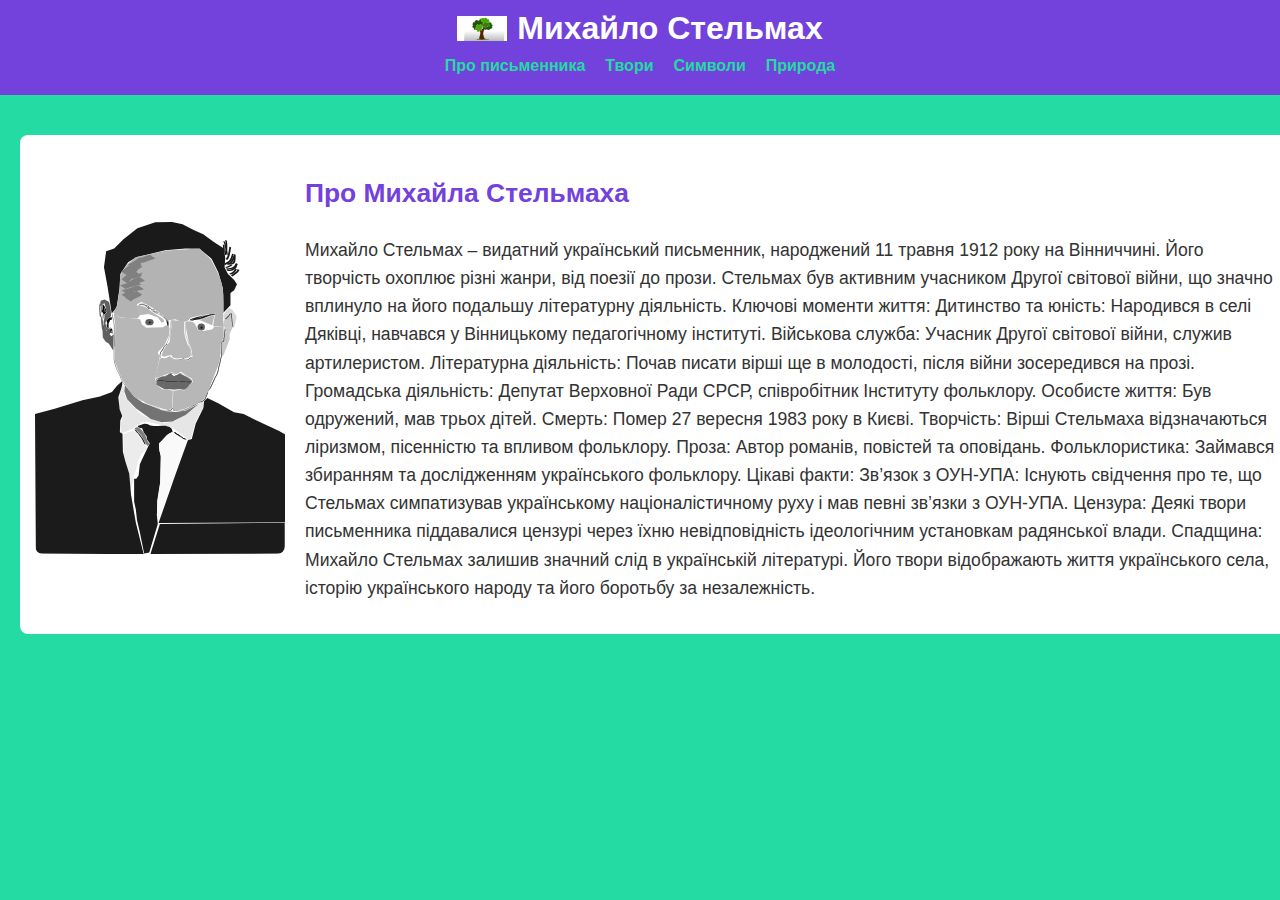
<file: index.html>
<!DOCTYPE html>
<html lang="uk">
<head>
    <meta charset="UTF-8">
    <meta name="viewport" content="width=device-width, initial-scale=1.0">
    <title>Михайло Стельмах - Біографія</title>
    <link rel="stylesheet" href="styles.css">
</head>
<body>
    <header>
        <div class="logo-container">
            <img src="зображення/1-11_1621174075-scaled.svg" alt="Логотип сайту" class="logo">
            <h1>Михайло Стельмах</h1>
        </div>
        <nav>
            <a href="index.html">Про письменника</a>
            <a href="works.html">Твори</a>
            <a href="symbols.html">Символи</a>
            <a href="nature.html">Природа</a>
        </nav>
    </header>
    <main>
        <section class="info-section">
            <div class="image">
                <img src="зображення/Stelmah-mihaylo-biografiya-korotko.svg" alt="Михайло Стельмах" />
            </div>
            <div class="description">
                <h2>Про Михайла Стельмаха</h2>
                <p>Михайло Стельмах – видатний український письменник, народжений 11 травня 1912 року на Вінниччині. Його творчість охоплює різні жанри, від поезії до прози. Стельмах був активним учасником Другої світової війни, що значно вплинуло на його подальшу літературну діяльність.

                    Ключові моменти життя:
                    
                    Дитинство та юність: Народився в селі Дяківці, навчався у Вінницькому педагогічному інституті.
                    Військова служба: Учасник Другої світової війни, служив артилеристом.
                    Літературна діяльність: Почав писати вірші ще в молодості, після війни зосередився на прозі.
                    Громадська діяльність: Депутат Верховної Ради СРСР, співробітник Інституту фольклору.
                    Особисте життя: Був одружений, мав трьох дітей.
                    Смерть: Помер 27 вересня 1983 року в Києві.
                    Творчість:
                    
                     Вірші Стельмаха відзначаються ліризмом, пісенністю та впливом фольклору.
                    Проза: Автор романів, повістей та оповідань.
                    Фольклористика: Займався збиранням та дослідженням українського фольклору.
                    Цікаві факти:
                    
                    Зв’язок з ОУН-УПА: Існують свідчення про те, що Стельмах симпатизував українському націоналістичному руху і мав певні зв’язки з ОУН-УПА.
                    Цензура: Деякі твори письменника піддавалися цензурі через їхню невідповідність ідеологічним установкам радянської влади.
                    Спадщина:
                    
                    Михайло Стельмах залишив значний слід в українській літературі. Його твори відображають життя українського села, історію українського народу та його боротьбу за незалежність.
                    
                    </p>
            </div>
        </section>
    </main>
</body>
</html>
</file>
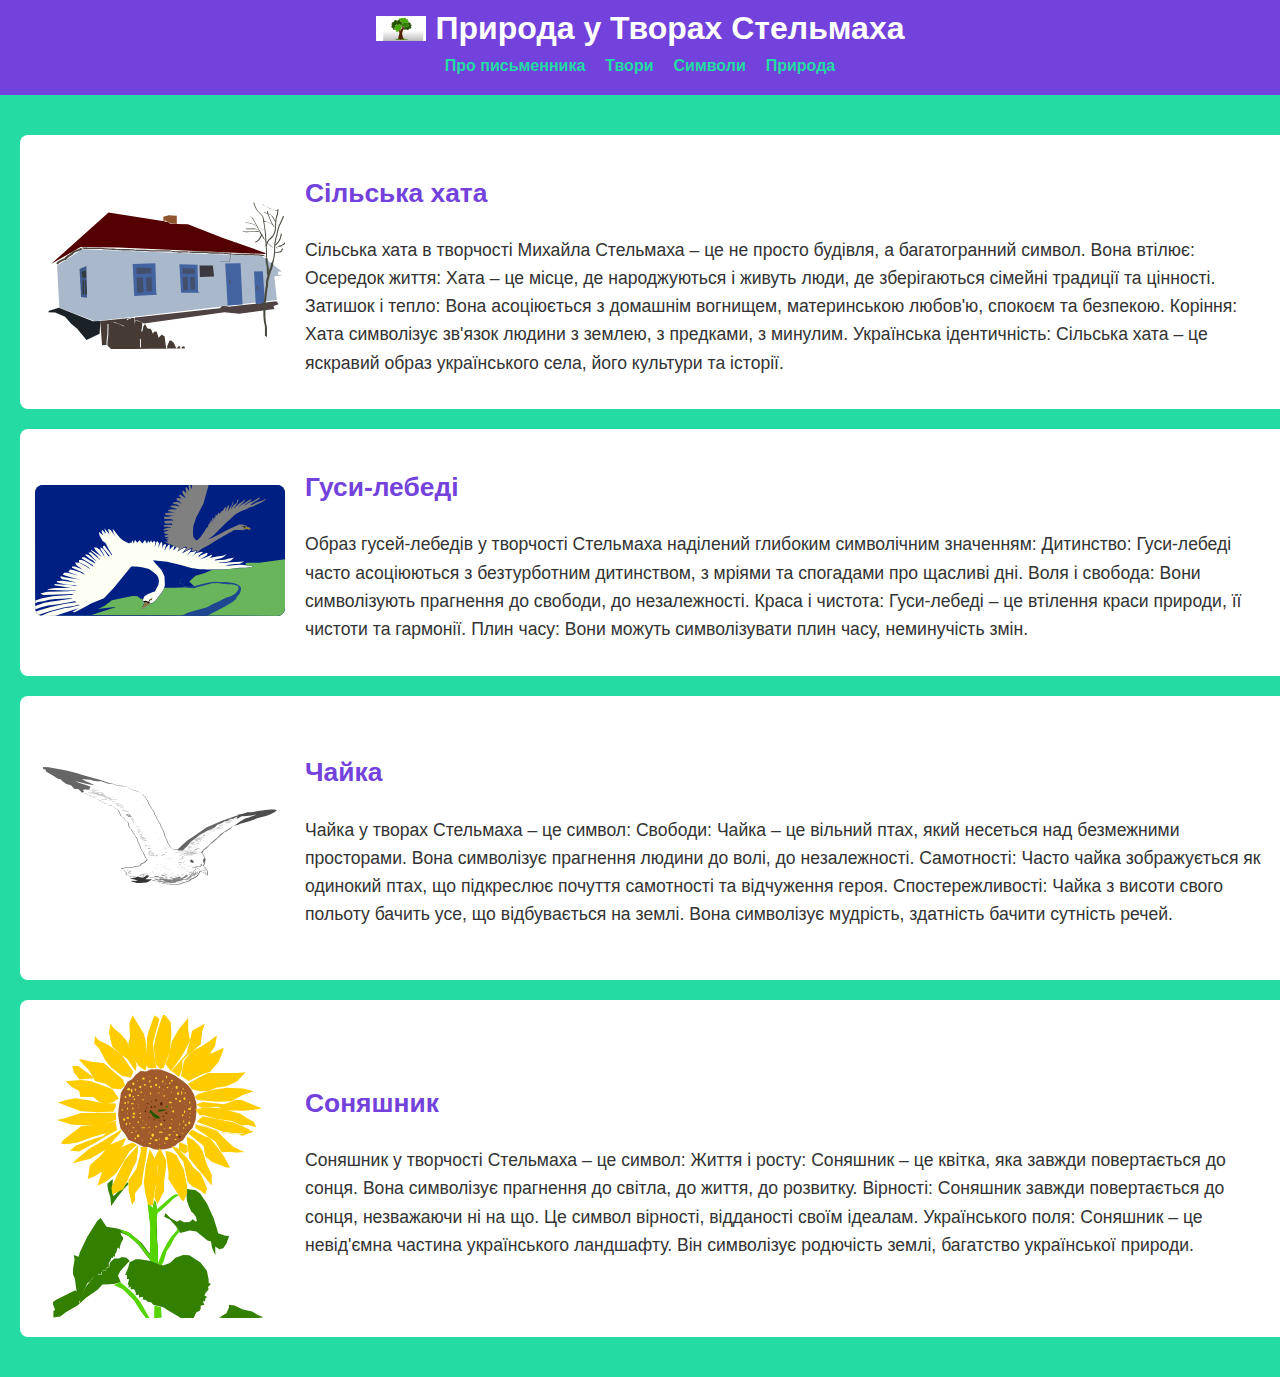
<file: nature.html>
<!DOCTYPE html>
<html lang="uk">
<head>
    <meta charset="UTF-8">
    <meta name="viewport" content="width=device-width, initial-scale=1.0">
    <title>Природа у Творах</title>
    <link rel="stylesheet" href="styles.css">
</head>
<body>
    <header>
        <div class="logo-container">
            <img src="зображення/1-11_1621174075-scaled.svg" alt="Логотип сайту" class="logo">
        <h1>Природа у Творах Стельмаха</h1>
    </div>
        <nav>
            <a href="index.html">Про письменника</a>
            <a href="works.html">Твори</a>
            <a href="symbols.html">Символи</a>
            <a href="nature.html">Природа</a>
        </nav>
    </header>
    <main>
        <section class="info-section">
            <div class="image">
                <img src="зображення/59_2.svg" alt="Природа 1" />
            </div>
            <div class="description">
                <h2>Сільська хата</h2>
                <p>Сільська хата в творчості Михайла Стельмаха – це не просто будівля, а багатогранний символ. Вона втілює:

                    Осередок життя: Хата – це місце, де народжуються і живуть люди, де зберігаються сімейні традиції та цінності.
                    Затишок і тепло: Вона асоціюється з домашнім вогнищем, материнською любов'ю, спокоєм та безпекою.
                    Коріння: Хата символізує зв'язок людини з землею, з предками, з минулим.
                    Українська ідентичність: Сільська хата – це яскравий образ українського села, його культури та історії.</p>
            </div>
        </section>
        <section class="info-section">
            <div class="image">
                <img src="зображення/0200fi9z-ce0e-1200x630.svg" alt="Природа 2" />
            </div>
            <div class="description">
                <h2>Гуси-лебеді</h2>
                <p>Образ гусей-лебедів у творчості Стельмаха наділений глибоким символічним значенням:

                    Дитинство: Гуси-лебеді часто асоціюються з безтурботним дитинством, з мріями та спогадами про щасливі дні.
                    Воля і свобода: Вони символізують прагнення до свободи, до незалежності.
                    Краса і чистота: Гуси-лебеді – це втілення краси природи, її чистоти та гармонії.
                    Плин часу: Вони можуть символізувати плин часу, неминучість змін.</p>
            </div>
        </section>
        <section class="info-section">
            <div class="image">
                <img src="зображення/chayka.svg" alt="Природа 3" />
            </div>
            <div class="description">
                <h2>Чайка</h2>
                <p>Чайка у творах Стельмаха – це символ:

                    Свободи: Чайка – це вільний птах, який несеться над безмежними просторами. Вона символізує прагнення людини до волі, до незалежності.
                    Самотності: Часто чайка зображується як одинокий птах, що підкреслює почуття самотності та відчуження героя.
                    Спостережливості: Чайка з висоти свого польоту бачить усе, що відбувається на землі. Вона символізує мудрість, здатність бачити сутність речей.</p>
            </div>
        </section>
        <section class="info-section">
            <div class="image">
                <img src="зображення/Соняшник_enl.svg" alt="Природа 4" />
            </div>
            <div class="description">
                <h2>Соняшник </h2>
                <p>Соняшник у творчості Стельмаха – це символ:

                    Життя і росту: Соняшник – це квітка, яка завжди повертається до сонця. Вона символізує прагнення до світла, до життя, до розвитку.
                    Вірності: Соняшник завжди повертається до сонця, незважаючи ні на що. Це символ вірності, відданості своїм ідеалам.
                    Українського поля: Соняшник – це невід'ємна частина українського ландшафту. Він символізує родючість землі, багатство української природи.</p>
            </div>
        </section>
    </main>
</body>
</html>
</file>
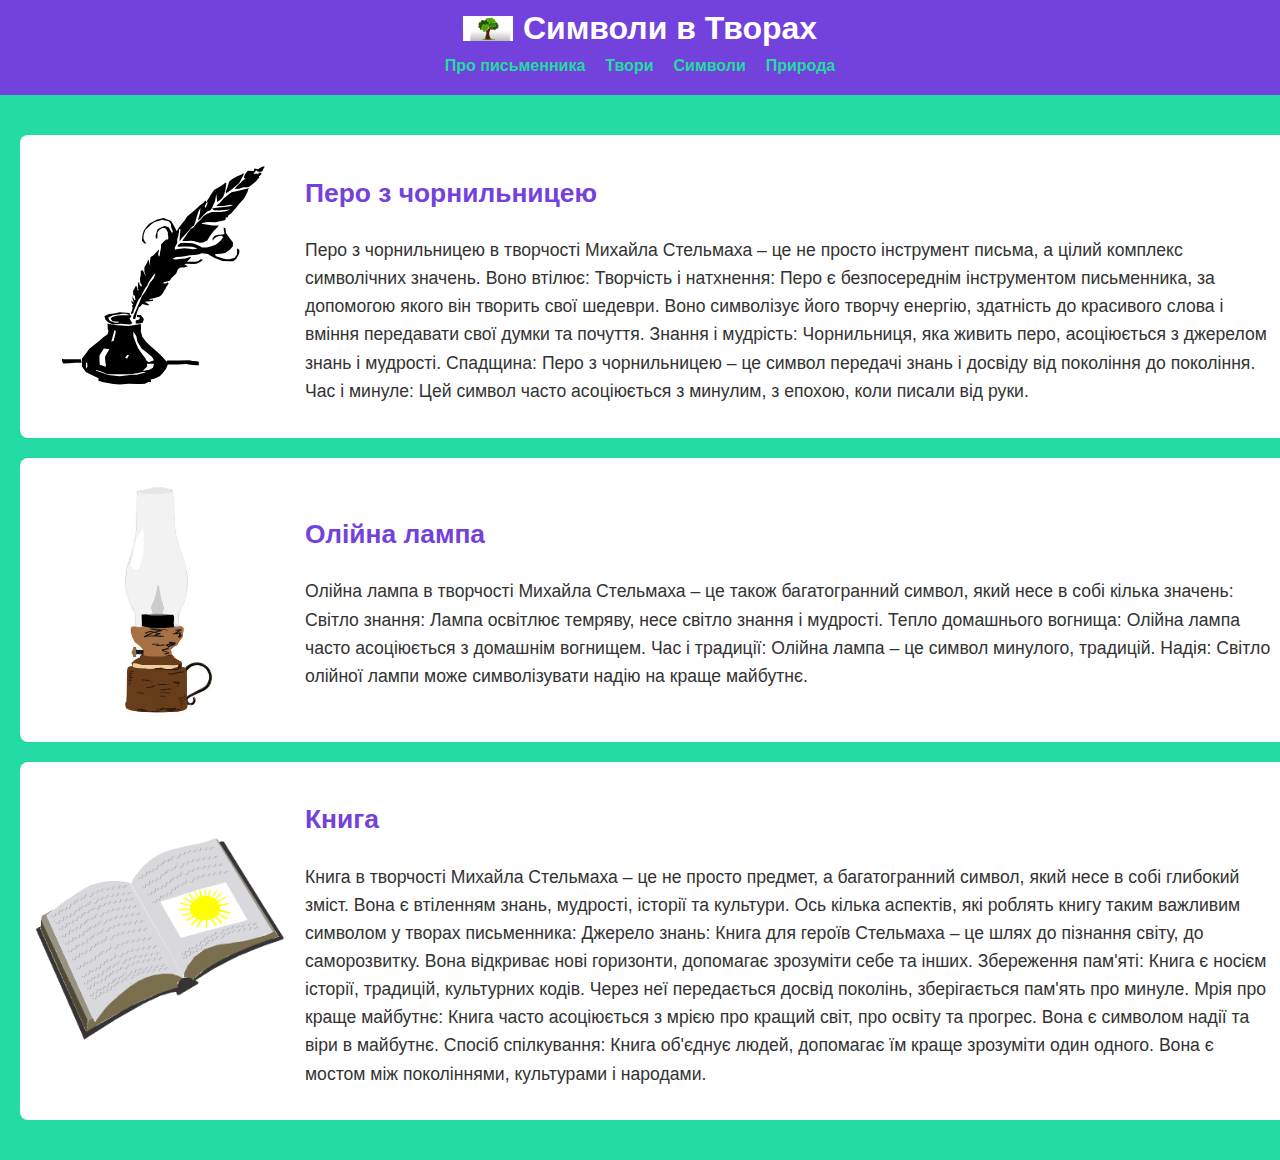
<file: symbols.html>
<!DOCTYPE html>
<html lang="uk">
<head>
    <meta charset="UTF-8">
    <meta name="viewport" content="width=device-width, initial-scale=1.0">
    <title>Літературні Символи</title>
    <link rel="stylesheet" href="styles.css">
</head>
<body>
    <header>
        <div class="logo-container">
            <img src="зображення/1-11_1621174075-scaled.svg" alt="Логотип сайту" class="logo">
        <h1>Символи в Творах</h1>
    </div>
        <nav>
            <a href="index.html">Про письменника</a>
            <a href="works.html">Твори</a>
            <a href="symbols.html">Символи</a>
            <a href="nature.html">Природа</a>
        </nav>
    </header>
    <main>
        <section class="info-section">
            <div class="image">
                <img src="зображення/istorikya-vozniknoveniya-chernil.svg" alt="Символ 1" />
            </div>
            <div class="description">
                <h2>Перо з чорнильницею</h2>
                <p>Перо з чорнильницею в творчості Михайла Стельмаха – це не просто інструмент письма, а цілий комплекс символічних значень. Воно втілює:
                    Творчість і натхнення: Перо є безпосереднім інструментом письменника, за допомогою якого він творить свої шедеври. Воно символізує його творчу енергію, здатність до красивого слова і вміння передавати свої думки та почуття.
                    Знання і мудрість: Чорнильниця, яка живить перо, асоціюється з джерелом знань і мудрості.
                    Спадщина: Перо з чорнильницею – це символ передачі знань і досвіду від покоління до покоління.
                    Час і минуле: Цей символ часто асоціюється з минулим, з епохою, коли писали від руки.</p>
            </div>
        </section>
        <section class="info-section">
            <div class="image">
                <img src="зображення/khellouyin-retro-nichnik-kaltsifer-flameless-dekorativna_84argczwmdhmv4sdt0100l.svg" alt="Символ 2" />
            </div>
            <div class="description">
                <h2>Олійна лампа</h2>
                <p>Олійна лампа в творчості Михайла Стельмаха – це також багатогранний символ, який несе в собі кілька значень:
                    Світло знання: Лампа освітлює темряву, несе світло знання і мудрості.
                    Тепло домашнього вогнища: Олійна лампа часто асоціюється з домашнім вогнищем.
                    Час і традиції: Олійна лампа – це символ минулого, традицій.
                    Надія: Світло олійної лампи може символізувати надію на краще майбутнє.</p>
            </div>
        </section>
        <section class="info-section">
            <div class="image">
                <img src="зображення/книга.gif" alt="Символ 3" />
            </div>
            <div class="description">
                <h2>Книга</h2>
                <p>Книга в творчості Михайла Стельмаха – це не просто предмет, а багатогранний символ, який несе в собі глибокий зміст. Вона є втіленням знань, мудрості, історії та культури. Ось кілька аспектів, які роблять книгу таким важливим символом у творах письменника:

                    Джерело знань: Книга для героїв Стельмаха – це шлях до пізнання світу, до саморозвитку. Вона відкриває нові горизонти, допомагає зрозуміти себе та інших.
                    Збереження пам'яті: Книга є носієм історії, традицій, культурних кодів. Через неї передається досвід поколінь, зберігається пам'ять про минуле.
                    Мрія про краще майбутнє: Книга часто асоціюється з мрією про кращий світ, про освіту та прогрес. Вона є символом надії та віри в майбутнє.
                    Спосіб спілкування: Книга об'єднує людей, допомагає їм краще зрозуміти один одного. Вона є мостом між поколіннями, культурами і народами.</p>
            </div>
        </section>
    </main>
</body>
</html>
</file>
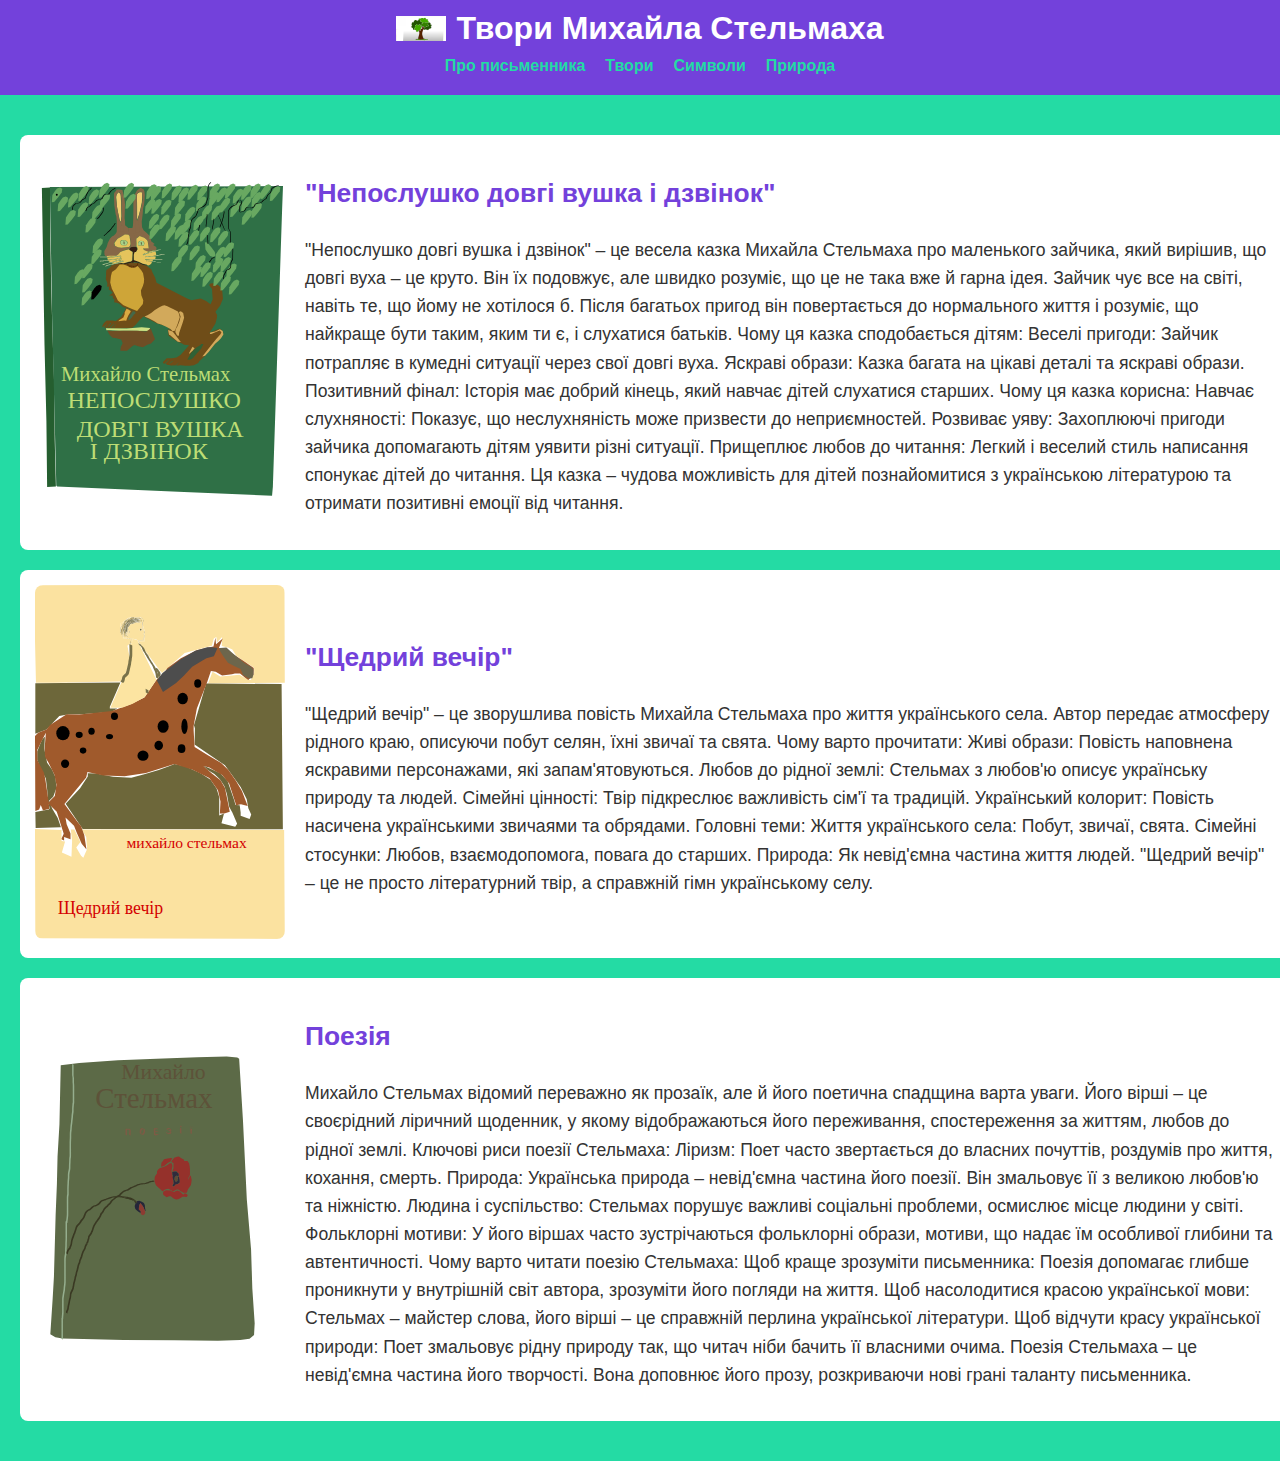
<file: works.html>
<!DOCTYPE html>
<html lang="uk">
<head>
    <meta charset="UTF-8">
    <meta name="viewport" content="width=device-width, initial-scale=1.0">
    <title>Твори Михайла Стельмаха</title>
    <link rel="stylesheet" href="styles.css">
</head>
<body>
    <header>
        <div class="logo-container">
            <img src="зображення/1-11_1621174075-scaled.svg" alt="Логотип сайту" class="logo">
        <h1>Твори Михайла Стельмаха</h1>
    </div>
        <nav>
            <a href="index.html">Про письменника</a>
            <a href="works.html">Твори</a>
            <a href="symbols.html">Символи</a>
            <a href="nature.html">Природа</a>
        </nav>
    </header>
    <main>
        <section class="info-section">
            <div class="image">
                <img src="зображення/146088808.svg" alt="Твір 1" />
            </div>
            <div class="description">
                <h2>"Непослушко довгі вушка і дзвінок"</h2>
                <p>"Непослушко довгі вушка і дзвінок" – це весела казка Михайла Стельмаха про маленького зайчика, який вирішив, що довгі вуха – це круто. Він їх подовжує, але швидко розуміє, що це не така вже й гарна ідея. Зайчик чує все на світі, навіть те, що йому не хотілося б. Після багатьох пригод він повертається до нормального життя і розуміє, що найкраще бути таким, яким ти є, і слухатися батьків.

                    Чому ця казка сподобається дітям:
                    
                    Веселі пригоди: Зайчик потрапляє в кумедні ситуації через свої довгі вуха.
                    Яскраві образи: Казка багата на цікаві деталі та яскраві образи.
                    Позитивний фінал: Історія має добрий кінець, який навчає дітей слухатися старших.
                    Чому ця казка корисна:
                    
                    Навчає слухняності: Показує, що неслухняність може призвести до неприємностей.
                    Розвиває уяву: Захоплюючі пригоди зайчика допомагають дітям уявити різні ситуації.
                    Прищеплює любов до читання: Легкий і веселий стиль написання спонукає дітей до читання.
                    Ця казка – чудова можливість для дітей познайомитися з українською літературою та отримати позитивні емоції від читання.</p>
            </div>
        </section>
        <section class="info-section">
            <div class="image">
                <img src="зображення/stelmakh-shhedrij-vechir.svg" alt="Твір 2" />
            </div>
            <div class="description">
                <h2>"Щедрий вечір"</h2>
                <p>"Щедрий вечір" – це зворушлива повість Михайла Стельмаха про життя українського села. Автор передає атмосферу рідного краю, описуючи побут селян, їхні звичаї та свята.

                    Чому варто прочитати:
                    
                    Живі образи: Повість наповнена яскравими персонажами, які запам'ятовуються.
                    Любов до рідної землі: Стельмах з любов'ю описує українську природу та людей.
                    Сімейні цінності: Твір підкреслює важливість сім'ї та традицій.
                    Український колорит: Повість насичена українськими звичаями та обрядами.
                    Головні теми:
                    
                    Життя українського села: Побут, звичаї, свята.
                    Сімейні стосунки: Любов, взаємодопомога, повага до старших.
                    Природа: Як невід'ємна частина життя людей.
                    "Щедрий вечір" – це не просто літературний твір, а справжній гімн українському селу.</p>
            </div>
        </section>
        <section class="info-section">
            <div class="image">
                <img src="зображення/103427336.svg" alt="Твір 3" />
            </div>
            <div class="description">
                <h2>Поезія</h2>
                <p>Михайло Стельмах відомий переважно як прозаїк, але й його поетична спадщина варта уваги. Його вірші – це своєрідний ліричний щоденник, у якому відображаються його переживання, спостереження за життям, любов до рідної землі.

                    Ключові риси поезії Стельмаха:
                    
                    Ліризм: Поет часто звертається до власних почуттів, роздумів про життя, кохання, смерть.
                    Природа: Українська природа – невід'ємна частина його поезії. Він змальовує її з великою любов'ю та ніжністю.
                    Людина і суспільство: Стельмах порушує важливі соціальні проблеми, осмислює місце людини у світі.
                    Фольклорні мотиви: У його віршах часто зустрічаються фольклорні образи, мотиви, що надає їм особливої глибини та автентичності.
                    Чому варто читати поезію Стельмаха:
                    
                    Щоб краще зрозуміти письменника: Поезія допомагає глибше проникнути у внутрішній світ автора, зрозуміти його погляди на життя.
                    Щоб насолодитися красою української мови: Стельмах – майстер слова, його вірші – це справжній перлина української літератури.
                    Щоб відчути красу української природи: Поет змальовує рідну природу так, що читач ніби бачить її власними очима.
                    Поезія Стельмаха – це невід'ємна частина його творчості. Вона доповнює його прозу, розкриваючи нові грані таланту письменника.</p>
            </div>
        </section>
    </main>
</body>
</html>
</file>
<file: styles.css>
body {
    font-family: Arial, sans-serif;
    margin: 0;
    padding: 0;
    background-color: #24dba4; 
}


header {
    background-color: #7341DB;
    color: white;
    padding: 10px;
    text-align: center;
}

header h1 {
    margin: 0;
    font-size: 2em;
}


.logo-container {
    display: flex;
    align-items: center;
    justify-content: center;
    gap: 10px;
}

.logo {
    width: 50px;
    height: auto;
}


nav {
    display: flex;
    justify-content: center;
    gap: 20px;
    padding: 10px 0;
}

nav a {
    color: #24dba4;
    text-decoration: none;
    font-weight: bold;
}

nav a:hover {
    color: #DB9826;
}


main {
    padding: 20px;
}

h2 {
    color: #7341DB;
}


.info-section {
    display: flex;
    align-items: center;
    gap: 20px;
    margin: 20px 0;
    padding: 15px;
    background-color: #ffffff;
    border-radius: 8px;
    width: 100%; 
}


.image img {
    width: 250px;
    height: auto;
    border-radius: 8px;
}

.description {
    color: #333;
    font-size: 1.1em;
    line-height: 1.6;
    flex-grow: 1; 
}
</file>
